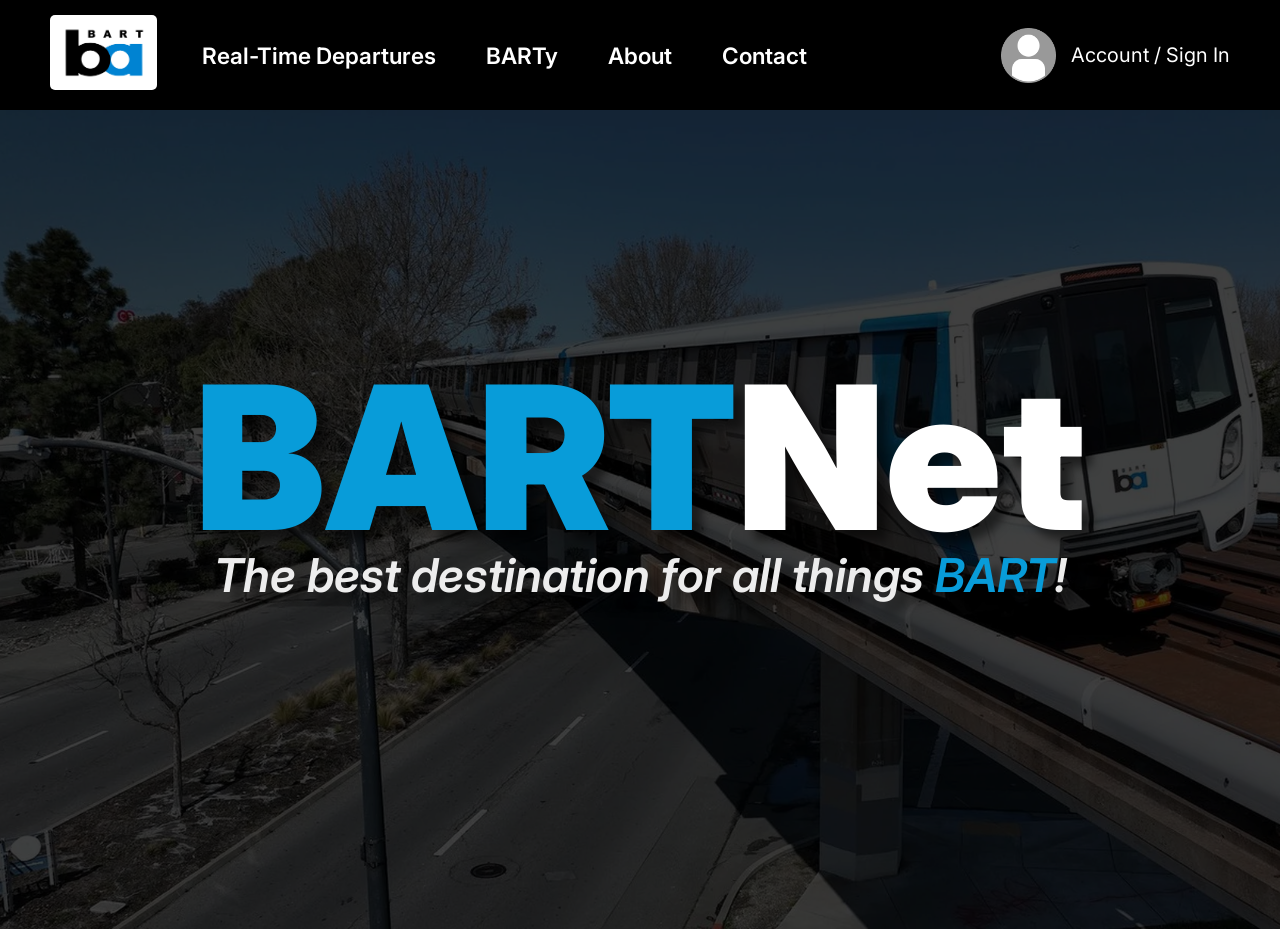
<file: public/index.html>
<!DOCTYPE html>
<html>
    <head>
        <meta charset="UTF-8">
        <title>BARTNet | Home</title>
        <link rel="stylesheet" href="./css/main.css">
        <link rel="stylesheet" href="./css/index.css">
        <link rel="icon" type="image/x-icon" href="./images/favicon.png">
    </head>
    <body>
        <nav>
            <a id="nav-home" href="./index.html"><img src="images/site-icon.png" alt="BartNET logo"></a>
            <ul>
                <li><a href="departures.html" class="nav-button">Real-Time Departures</a></li>
                <li><a href="barty.html" class="nav-button">BARTy</a></li>
                <li><a href="about.html" class="nav-button">About</a></li>
                <li><a href="contact.html" class="nav-button">Contact</a></li>
            </ul>
            <a id="nav-account" href="./account.html">
                <img id="profile-image" src="./images/default-profile.webp" alt="profile">
                <span id="profile-text">Account / Sign In</span>
            </a>
        </nav>
        <header id="hero">
            <img id="hero-image" src="./images/index/hero.webp">
            <div id="hero-text">
                <h1><span class="bart-primary-color">BART</span>Net</h1>
                <h2>The best destination for all things <span class="bart-primary-color">BART</span>!</h2>
            </div>
        </header>
    </body>
</html>
</file>
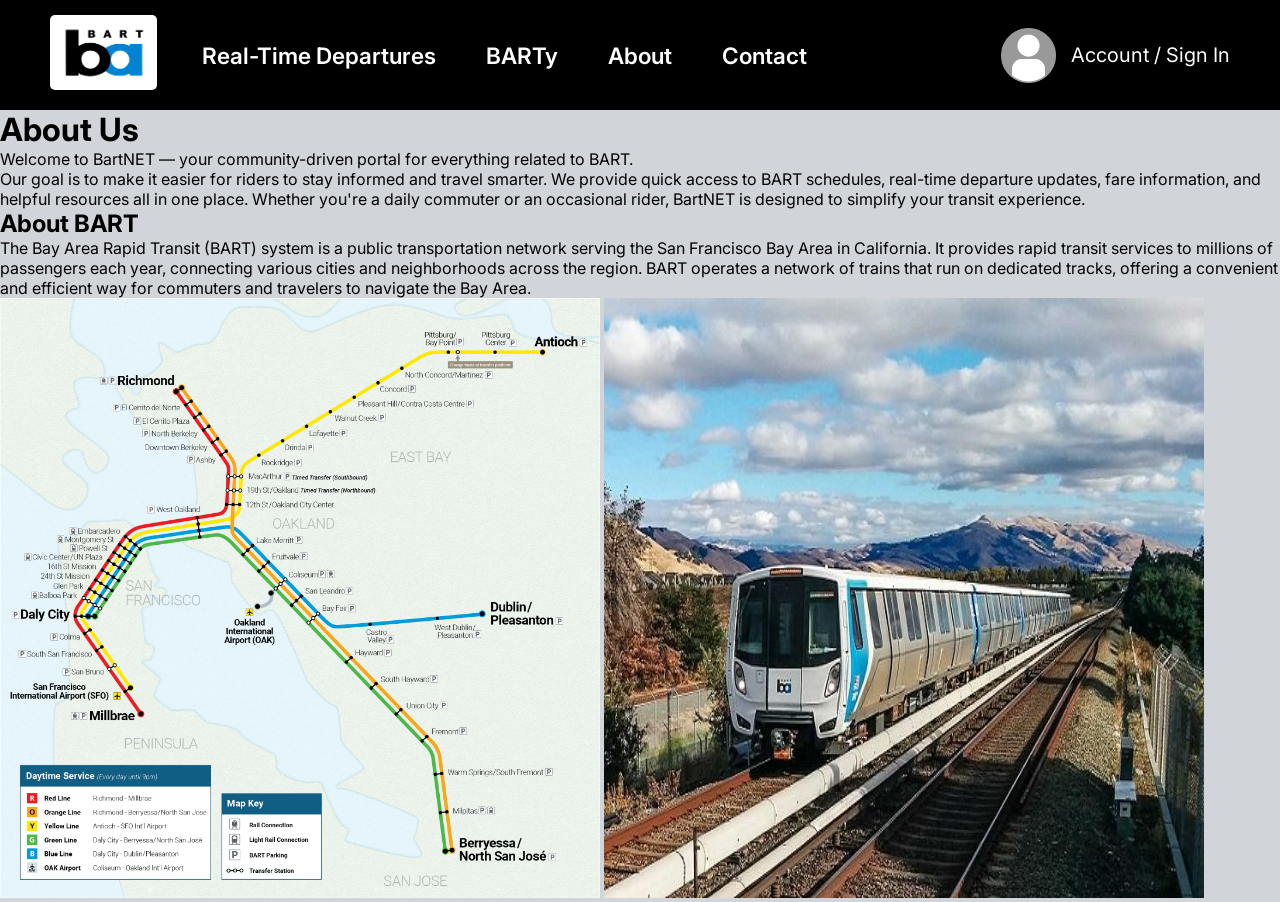
<file: public/about.html>
<!DOCTYPE html>
<html lang="en">
<head>
        <meta charset="UTF-8">
        <title>BARTNet | About</title>
        <link rel="stylesheet" href="./css/main.css">
        <link rel="stylesheet" href="./css/index.css">
        <link rel="icon" type="image/x-icon" href="./images/favicon.png">
    </head>
    <body>
        <nav>
            <a id="nav-home" href="./index.html"><img src="images/site-icon.png" alt="BartNET logo"></a>
            <ul>
                <li><a href="departures.html" class="nav-button">Real-Time Departures</a></li>
                <li><a href="barty.html" class="nav-button">BARTy</a></li>
                <li><a href="about.html" class="nav-button">About</a></li>
                <li><a href="contact.html" class="nav-button">Contact</a></li>
            </ul>
            <a id="nav-account" href="./account.html">
                <img id="profile-image" src="./images/default-profile.webp" alt="profile">
                <span id="profile-text">Account / Sign In</span>
            </a>
        </nav>
</head>
<body>
    <p><h1>About Us</h1></p>
    <p>Welcome to BartNET — your community-driven portal for everything related to BART.</p>
    <p>Our goal is to make it easier for riders to stay informed and travel smarter. We provide quick access to BART schedules, real-time departure updates, fare information, and helpful resources all in one place. Whether you're a daily commuter or an occasional rider, BartNET is designed to simplify your transit experience.</p>

    <p><h2>About BART</h2></p>
    <p>The Bay Area Rapid Transit (BART) system is a public transportation network serving the San Francisco Bay Area in California. It provides rapid transit services to millions of passengers each year, connecting various cities and neighborhoods across the region. BART operates a network of trains that run on dedicated tracks, offering a convenient and efficient way for commuters and travelers to navigate the Bay Area.</p>

    <img src="images/bart-map.png" alt="BART Map" style="width: 100%; max-width: 600px; height: 600px; ">
    <img src="images/bart-train.png" alt="BART Train" style="width: 100%; max-width: 600px; height: 600px;">
</body>
</html>
</file>
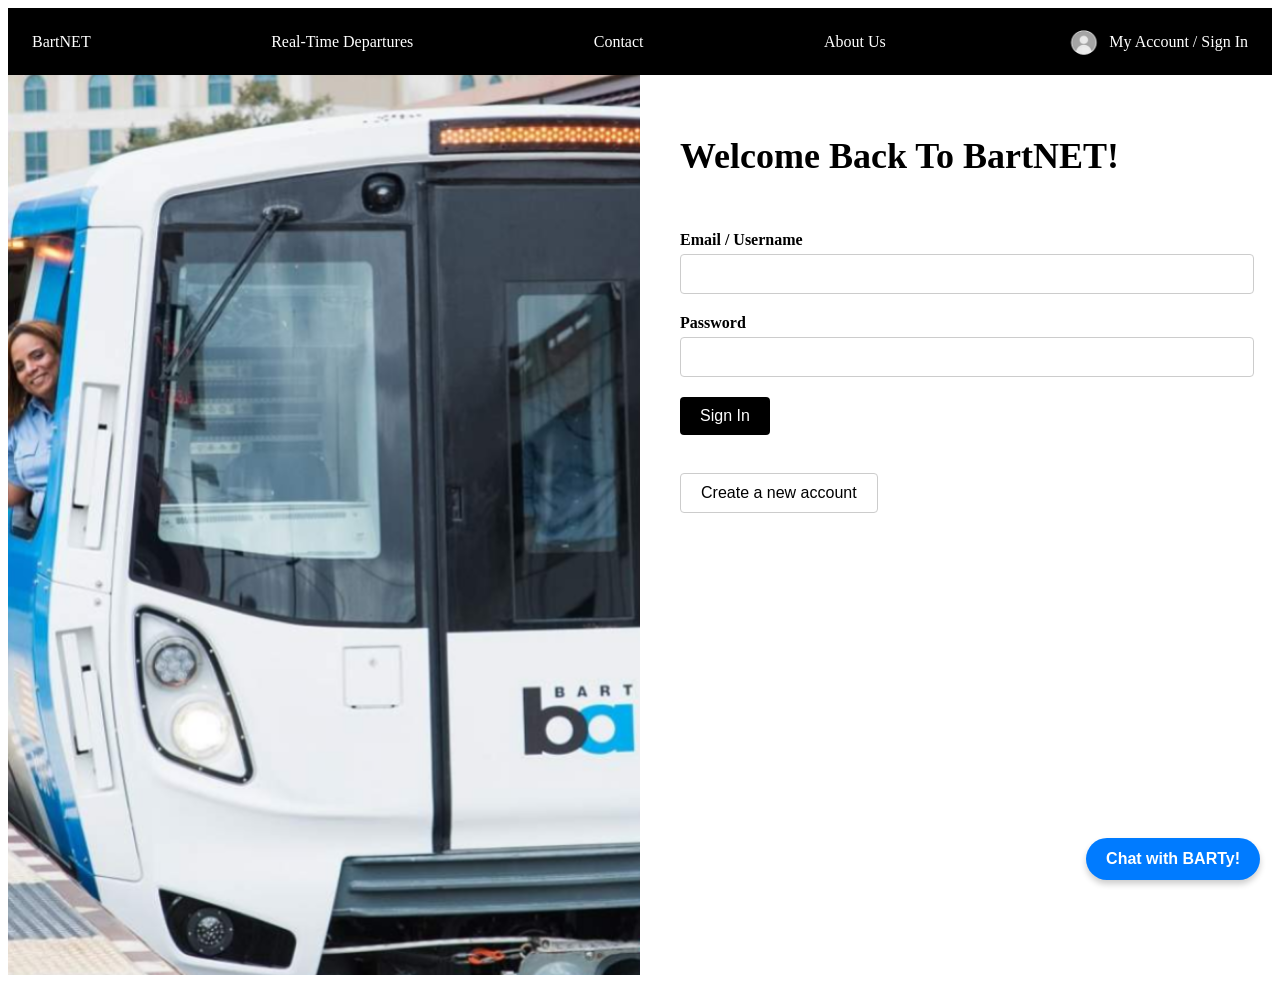
<file: public/Account.html>
<!DOCTYPE html>
<html lang="en">
<head>
    <meta charset="UTF-8">
    <meta name="viewport" content="width=device-width, initial-scale=1.0">
    <title>BartNET</title>
</head>
    <link rel="stylesheet" href="styles.css">
    <nav style="display: flex; justify-content: space-between; padding: 16px; background-color: black; color: white;">
        <a href="index.html">BartNET</a>
        <a href="departures.html">Real-Time Departures</a>
        <a href="contact.html">Contact</a>
        <a href="about.html">About Us</a>
        
        <div class="account">
            <a href="account.html">
                <img src="images/profile.png">
                <span>My Account / Sign In</span>
            </a>
        </div>

    </nav>
    </header>

    <div style="display: flex; height: 100vh;">
        <img src="images/ladywaving.png" alt="Lady Waving" style="width:50%; height:100%; object-fit:cover; display:block;">
    <div style="width:50%; display:flex; flex-direction:column; align-items:flex-start; justify-content:flex-start; padding:40px; margin-top:20px;">
        <h1 style="font-size:36px; margin-top:0;">Welcome Back To BartNET!</h1>

        <div style="margin-top:30px; width:100%;">
            <label for="username" style="font-weight:bold; display:block; margin-bottom:5px;">Email / Username</label>
            <input type="text" id="username" name="username" 
                   style="width: 100%; padding:10px; font-size:16px; border:1px solid #ccc; border-radius:4px;">
                   <label for="password" style="font-weight:bold; display:block; margin:20px 0 5px;">Password</label>
            <input type="password" id="password" name="password"
                   style="width: 100%; padding:10px; font-size:16px; border:1px solid #ccc; border-radius:4px;">
            <button style="margin-top:20px; padding:10px 20px; font-size:16px; background:#000; color:#fff; border:none; border-radius:4px; cursor:pointer;">Sign In</button>
            <br></br>
            <input type="button" value="Create a new account" id="account" name="account"
                   style="margin-top:20px; padding:10px 20px; font-size:16px; background:#fff; color:#000; border:1px solid #ccc; border-radius:4px; cursor:pointer;">
                   <a href="barty.html" 
                    style="position:fixed; bottom:20px; right:20px; background:#007bff; color:#fff; padding:12px 20px; 
                    border-radius:25px; text-decoration:none; font-weight:bold; font-family:Arial, sans-serif;
                    box-shadow: 0 4px 6px rgba(0,0,0,0.2);">Chat with BARTy!
                </a>
        </div>
    </div>
</div>
</body>
</html>
</file>
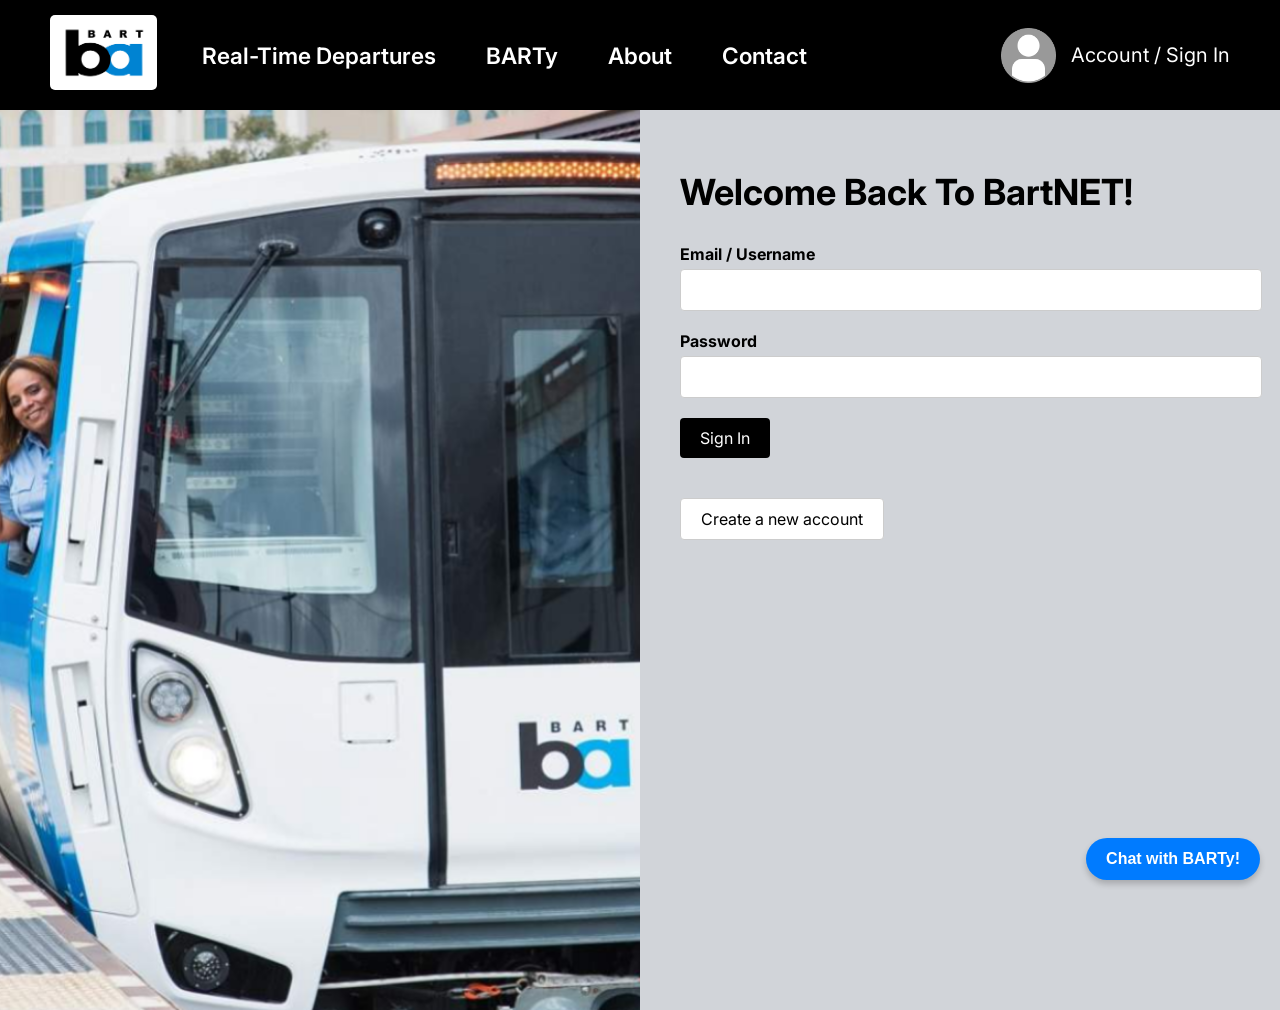
<file: public/account.html>
<!DOCTYPE html>
<html lang="en">
<head>
    <meta charset="UTF-8">
    <title>BARTNet | MyAccount</title>
    <link rel="stylesheet" href="./css/main.css">
    <link rel="stylesheet" href="./css/index.css">
    <link rel="icon" type="image/x-icon" href="./images/favicon.png">
</head>
<body>
    <nav>
        <a id="nav-home" href="./index.html"><img src="images/site-icon.png" alt="BartNET logo"></a>
        <ul>
            <li><a href="departures.html" class="nav-button">Real-Time Departures</a></li>
            <li><a href="barty.html" class="nav-button">BARTy</a></li>
            <li><a href="about.html" class="nav-button">About</a></li>
            <li><a href="contact.html" class="nav-button">Contact</a></li>
        </ul>
        <a id="nav-account" href="./account.html">
            <img id="profile-image" src="./images/default-profile.webp" alt="profile">
            <span id="profile-text">Account / Sign In</span>
        </a>
    </nav>

    <div style="display: flex; height: 100vh;">
        <img src="images/ladywaving.png" alt="Lady Waving" style="width:50%; height:100%; object-fit:cover; display:block;">

        <div style="width:50%; display:flex; flex-direction:column; align-items:flex-start; justify-content:flex-start; padding:40px; margin-top:20px;">
            <h1 style="font-size:36px; margin-top:0;">Welcome Back To BartNET!</h1>

            <div style="margin-top:30px; width:100%;">
                <label for="username" style="font-weight:bold; display:block; margin-bottom:5px;">Email / Username</label>
                <input type="text" id="username" name="username"
                    style="width: 100%; padding:10px; font-size:16px; border:1px solid #ccc; border-radius:4px;">

                <label for="password" style="font-weight:bold; display:block; margin:20px 0 5px;">Password</label>
                <input type="password" id="password" name="password"
                    style="width: 100%; padding:10px; font-size:16px; border:1px solid #ccc; border-radius:4px;">

                <button id="login-btn" style="margin-top:20px; padding:10px 20px; font-size:16px; background:#000; color:#fff; border:none; border-radius:4px; cursor:pointer;">
                    Sign In
                </button>

                <br><br>

                <a href="signup.html"
                   style="display:inline-block; margin-top:20px; padding:10px 20px; font-size:16px; background:#fff; color:#000; border:1px solid #ccc; border-radius:4px; cursor:pointer; text-decoration:none;">
                    Create a new account
                </a>

                <a href="barty.html"
                   style="position:fixed; bottom:20px; right:20px; background:#007bff; color:#fff; padding:12px 20px;
                   border-radius:25px; text-decoration:none; font-weight:bold; font-family:Arial, sans-serif;
                   box-shadow: 0 4px 6px rgba(0,0,0,0.2);">
                    Chat with BARTy!
                </a>
            </div>
        </div>
    </div>

    <script>
      const savedUser = JSON.parse(localStorage.getItem('user'));

      if (savedUser) {
        window.location.href = 'dashboard.html';
      }

      const loginBtn = document.getElementById('login-btn');

      loginBtn.addEventListener('click', async () => {
        const email = document.getElementById('username').value;
        const password = document.getElementById('password').value;

        try {
          const response = await fetch('/login', {
            method: 'POST',
            headers: {
              'Content-Type': 'application/json'
            },
            body: JSON.stringify({ email, password })
          });

          const data = await response.json();

          if (response.ok) {
            localStorage.setItem('user', JSON.stringify(data.user));
            alert(data.message);
            window.location.href = 'dashboard.html';
          } else {
            alert(data.error || 'Login failed');
          }

        } catch (err) {
          console.error(err);
          alert('Something went wrong');
        }
      });
    </script>
</body>
</html>
</file>
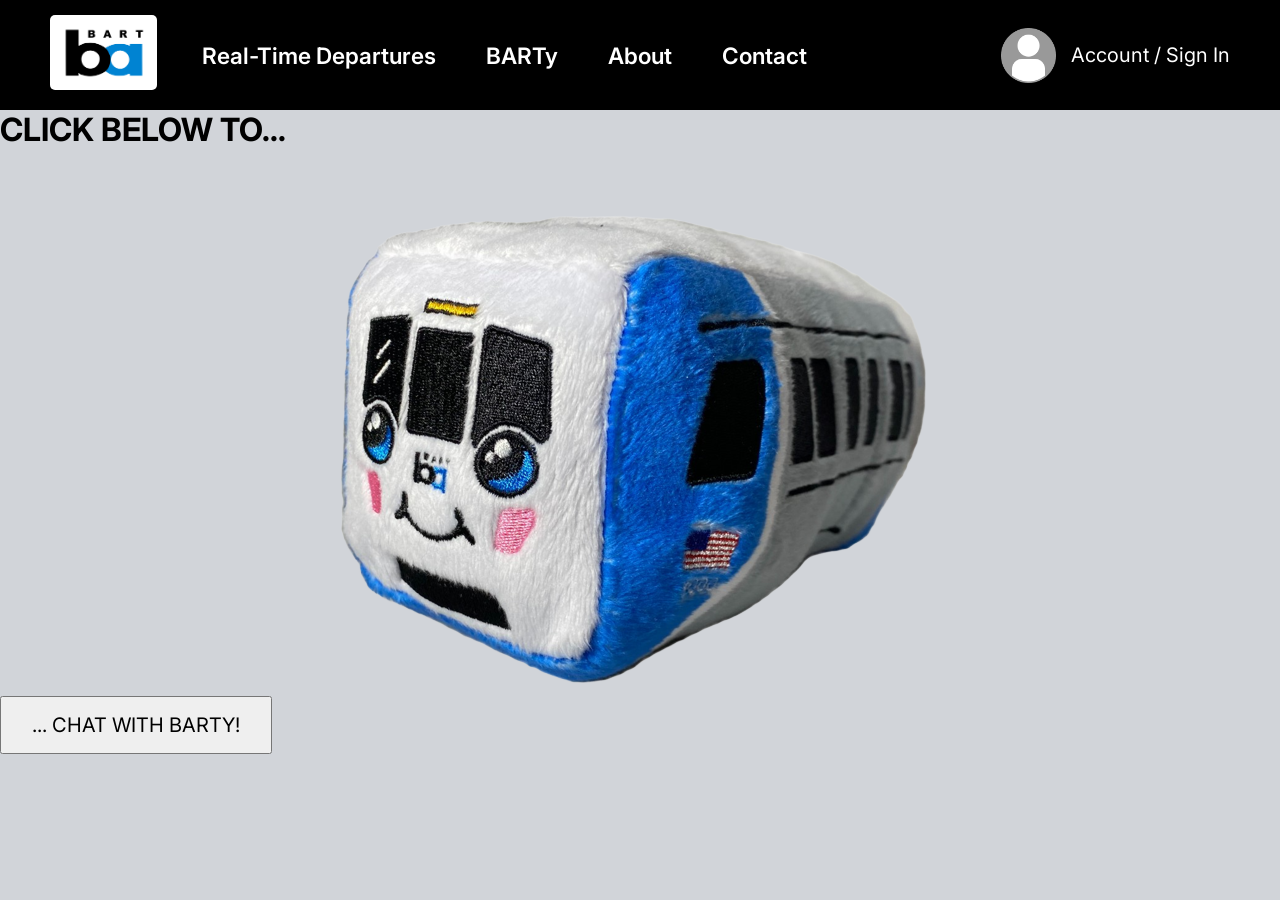
<file: public/barty.html>
<!DOCTYPE html>
<html lang="en">

<head>
    <meta charset="UTF-8">
    <title>BARTNet | BARTy</title>

    <link rel="stylesheet" href="./css/main.css">
    <link rel="stylesheet" href="./css/index.css">
    <link rel="icon" type="image/x-icon" href="./images/favicon.png">
</head>

<body>

    <nav>
        <a id="nav-home" href="./index.html">
            <img src="images/site-icon.png" alt="BartNET logo">
        </a>

        <ul>
            <li><a href="departures.html" class="nav-button">Real-Time Departures</a></li>
            <li><a href="barty.html" class="nav-button">BARTy</a></li>
            <li><a href="about.html" class="nav-button">About</a></li>
            <li><a href="contact.html" class="nav-button">Contact</a></li>
        </ul>

        <a id="nav-account" href="./account.html">
            <img id="profile-image" src="./images/default-profile.webp" alt="profile">
            <span id="profile-text">Account / Sign In</span>
        </a>
    </nav>

    <h1>CLICK BELOW TO...</h1>

    <button id="chat-button">
    ... CHAT WITH BARTY!
    </button>

    <img src="./images/cutebarty.png" alt="Barty the chatbot" id="barty-image">

    <div id="chat-window">
    <div id="chat-overlay"></div>
    <div id="chat-header">BARTy Assistant</div>
    <div id="chat-box"></div>
    <div id="chat-options"></div>
    </div>
    <script src="./scripts/barty.js"></script>

</body>
</html>
</file>
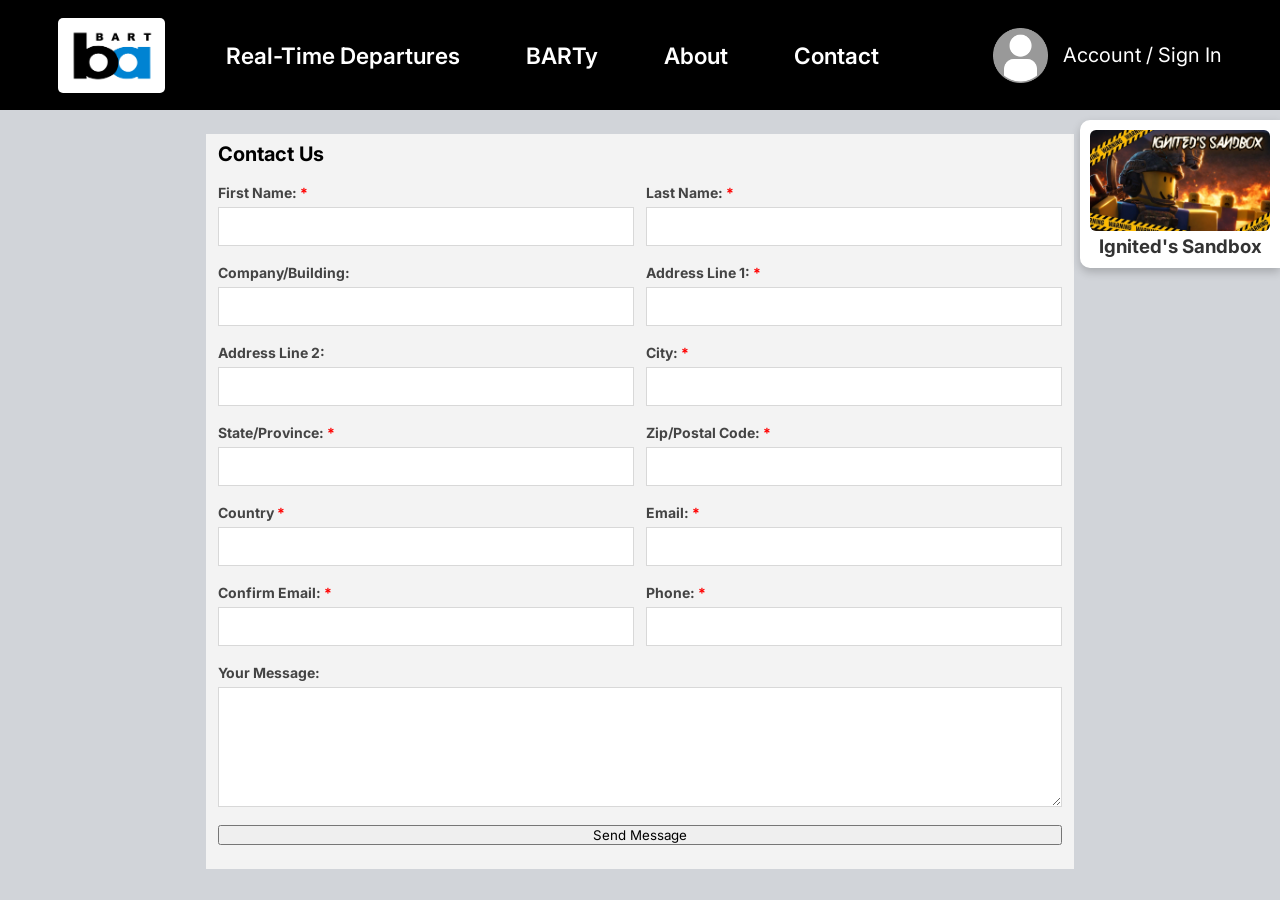
<file: public/contact.html>
<!DOCTYPE html>
<html lang="en">

<head>
    <meta charset="UTF-8" />
    <meta name="viewport" content="width=device-width, initial-scale=1.0" />
    <title>Contact Us Form</title>
    <link rel="stylesheet" href="css/contactstyles.css" />
    <style>
        * {
            box-sizing: border-box;
        }

        body {
            margin: 0;
            font-family: Arial, Helvetica, sans-serif;
            background: #f3f3f3;
            color: #333;
        }

        .form-wrapper {
            max-width: 900px;
            margin: 24px auto;
            padding: 0 16px;
        }

        .contact-form {
            background: #f3f3f3;
            padding: 8px 12px 24px;
        }

        .contact-form h2 {
            margin: 0 0 18px;
            font-size: 20px;
            font-weight: 700;
            color: #000;
        }

        .form-grid {
            display: grid;
            grid-template-columns: 1fr 1fr;
            gap: 18px 12px;
        }

        .form-group {
            display: flex;
            flex-direction: column;
        }

        .form-group.full-width {
            grid-column: 1 / -1;
        }

        label {
            font-size: 14px;
            font-weight: 700;
            margin-bottom: 6px;
            color: #444;
        }

        .required {
            color: red;
        }

        input,
        select,
        textarea {
            width: 100%;
            padding: 10px 12px;
            font-size: 14px;
            border: 1px solid #d8d8d8;
            background: #fff;
            outline: none;
        }

        input:focus,
        select:focus,
        textarea:focus {
            border-color: #999;
        }


        textarea {
            min-height: 120px;
            resize: vertical;
        }

        @media (max-width: 700px) {
            .form-grid {
                grid-template-columns: 1fr;
            }
        }

        .ad-panel {
            position: fixed;
            top: 120px;
            right: -220px;
            /* hidden */
            width: 200px;
            background: white;
            padding: 10px;
            text-align: center;
            box-shadow: 0 4px 10px rgba(0, 0, 0, 0.2);
            transition: right 0.5s ease;
            border-radius: 10px 0 0 10px;
        }

        .ad-panel.show {
            right: 0;
            /* slides in */
        }

        .ad-panel img {
            width: 100%;
            border-radius: 6px;
        }
    </style>
    <head>
        <meta charset="UTF-8">
        <title>BARTNet | ContactUS</title>
        <link rel="stylesheet" href="./css/main.css">
        <link rel="stylesheet" href="./css/index.css">
        <link rel="icon" type="image/x-icon" href="./images/favicon.png">
    </head>
    <body>
        <nav>
            <a id="nav-home" href="./index.html"><img src="images/site-icon.png" alt="BartNET logo"></a>
            <ul>
                <li><a href="departures.html" class="nav-button">Real-Time Departures</a></li>
                <li><a href="barty.html" class="nav-button">BARTy</a></li>
                <li><a href="about.html" class="nav-button">About</a></li>
                <li><a href="contact.html" class="nav-button">Contact</a></li>
            </ul>
            <a id="nav-account" href="./account.html">
                <img id="profile-image" src="./images/default-profile.webp" alt="profile">
                <span id="profile-text">Account / Sign In</span>
            </a>
        </nav>
</head>

<body>
    <div class="form-wrapper">
        <form class="contact-form" id="contact-form">
            <h2>Contact Us</h2>

            <div class="form-grid">
                <div class="form-group">
                    <label for="firstName">First Name: <span class="required">*</span></label>
                    <input type="text" id="firstName" name="firstName" required />
                </div>

                <div class="form-group">
                    <label for="lastName">Last Name: <span class="required">*</span></label>
                    <input type="text" id="lastName" name="lastName" required />
                </div>

                <div class="form-group">
                    <label for="company">Company/Building:</label>
                    <input type="text" id="company" name="company" />
                </div>

                <div class="form-group">
                    <label for="address1">Address Line 1: <span class="required">*</span></label>
                    <input type="text" id="address1" name="address1" required />
                </div>

                <div class="form-group">
                    <label for="address2">Address Line 2:</label>
                    <input type="text" id="address2" name="address2" />
                </div>

                <div class="form-group">
                    <label for="city">City: <span class="required">*</span></label>
                    <input type="text" id="city" name="city" required />
                </div>

                <div class="form-group">
                    <label for="state">State/Province: <span class="required">*</span></label>
                    <input type="text" id="state" name="state" required />
                </div>

                <div class="form-group">
                    <label for="zip">Zip/Postal Code: <span class="required">*</span></label>
                    <input type="text" id="zip" name="zip" required />
                </div>

                <div class="form-group">
                    <label for="country">Country <span class="required">*</span></label>
                    <input type="text" id="country" name="country" required />
                </div>

                <div class="form-group">
                    <label for="email">Email: <span class="required">*</span></label>
                    <input type="email" id="email" name="email" required />
                </div>

                <div class="form-group">
                    <label for="confirmEmail">Confirm Email: <span class="required">*</span></label>
                    <input type="email" id="confirmEmail" name="confirmEmail" required />
                </div>

                <div class="form-group">
                    <label for="phone">Phone: <span class="required">*</span></label>
                    <input type="tel" id="phone" name="phone" required />
                </div>

                <div class="form-group full-width">
                    <label for="message">Your Message:</label>
                    <textarea id="message" name="message"></textarea>
                </div>
                <div class="form-group full-width">
                    <button type="submit" class="submit-btn">Send Message</button>
                </div>
            </div>
        </form>
    </div>
    <div class="ad-panel" id="adPanel">
        <img id="adImage" src="" alt="Ad">
        <h3 id="adTitle"></h3>
    </div>
    <script>
        const ads = [
            {
                image: "images/ignited.png",
                title: "Ignited's Sandbox"
            },
            {
                image: "images/spiderman.png",
                title: "Spider-Man: Brand New Day"
            }
        ];

        let currentAd = 0;

        const panel = document.getElementById("adPanel");
        const adImage = document.getElementById("adImage");
        const adTitle = document.getElementById("adTitle");

        function showAd(index) {
            adImage.src = ads[index].image;
            adTitle.textContent = ads[index].title;
        }

        function cycleAds() {
            showAd(currentAd);

            panel.classList.add("show");

            setTimeout(() => {
                panel.classList.remove("show");
            }, 4000);

            currentAd = (currentAd + 1) % ads.length;
        }

        cycleAds();
        setInterval(cycleAds, 6000);
    </script>
    <script>
        const contactForm = document.getElementById('contact-form');

        contactForm.addEventListener('submit', async (e) => {
            e.preventDefault();

            const firstName = document.getElementById('firstName').value;
            const lastName = document.getElementById('lastName').value;
            const company = document.getElementById('company').value;
            const address1 = document.getElementById('address1').value;
            const address2 = document.getElementById('address2').value;
            const city = document.getElementById('city').value;
            const state = document.getElementById('state').value;
            const zip = document.getElementById('zip').value;
            const country = document.getElementById('country').value;
            const email = document.getElementById('email').value;
            const confirmEmail = document.getElementById('confirmEmail').value;
            const phone = document.getElementById('phone').value;
            const message = document.getElementById('message').value;

            if (email !== confirmEmail) {
                alert('Emails do not match');
                return;
            }

            try {
                const response = await fetch('/contact', {
                    method: 'POST',
                    headers: {
                        'Content-Type': 'application/json'
                    },
                    body: JSON.stringify({
                        firstName,
                        lastName,
                        company,
                        address1,
                        address2,
                        city,
                        state,
                        zip,
                        country,
                        email,
                        phone,
                        message
                    })
                });

                const data = await response.json();

                if (response.ok) {
                    alert(data.message);
                    contactForm.reset();
                } else {
                    alert(data.error || 'Failed to submit contact form');
                }
            } catch (err) {
                console.error(err);
                alert('Something went wrong');
            }
        });
    </script>
</body>

</html>
</file>
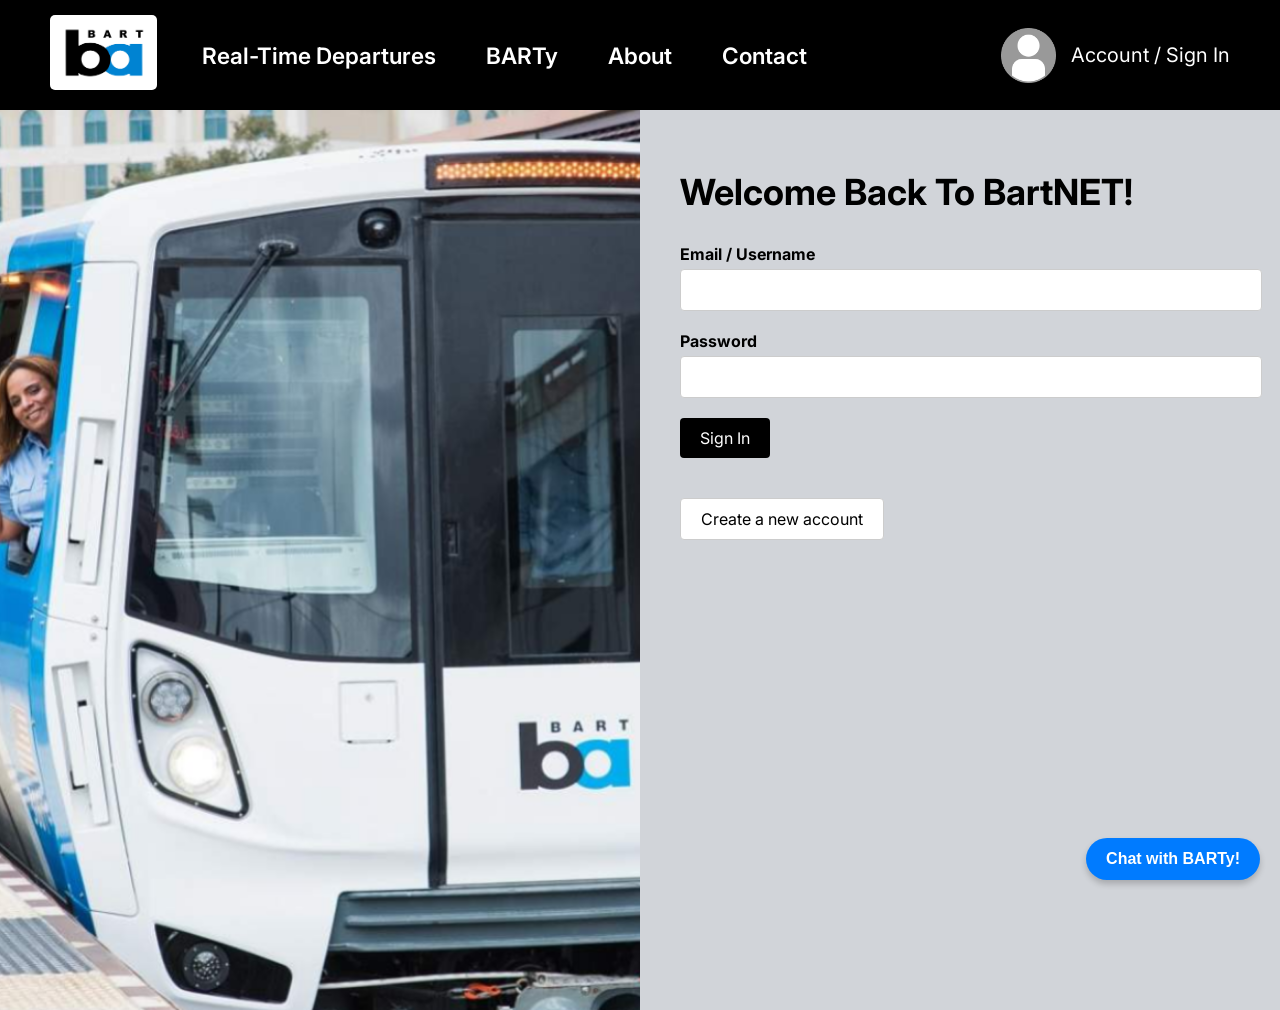
<file: public/dashboard.html>
<!DOCTYPE html>
<html lang="en">

<head>
    <meta charset="UTF-8">
    <title>BARTNet | Dashboard</title>
    <link rel="stylesheet" href="./css/main.css">
    <link rel="stylesheet" href="./css/index.css">
    <link rel="icon" type="image/x-icon" href="./images/favicon.png">

    <nav>
        <a id="nav-home" href="./index.html"><img src="images/site-icon.png" alt="BartNET logo"></a>
        <ul>
            <li><a href="departures.html" class="nav-button">Real-Time Departures</a></li>
            <li><a href="barty.html" class="nav-button">BARTy</a></li>
            <li><a href="about.html" class="nav-button">About</a></li>
            <li><a href="contact.html" class="nav-button">Contact</a></li>
        </ul>
        <a id="nav-account" href="./dashboard.html">
            <img id="profile-image" src="./images/default-profile.webp" alt="profile">
            <span id="profile-text">Dashboard</span>
        </a>
    </nav>
    <link rel="stylesheet" href="./css/dashboard.css">

</head>

<body>

    <main class="dashboard-container">
        <div class="dashboard-card">
            <h1 id="welcome-message">Welcome!</h1>
            <p><strong>Username:</strong> <span id="user-name"></span></p>
            <p><strong>Email:</strong> <span id="user-email"></span></p>

            <div class="dashboard-section">
                <h2>Edit Account</h2>
            
                <div class="edit-row">
                    <input type="email" id="new-email" placeholder="New email">
                    <button id="update-email-btn" class="small-btn">Update Email</button>
                </div>
            
                <div class="edit-row">
                    <input type="password" id="new-password" placeholder="New password">
                    <button id="update-password-btn" class="small-btn">Update Password</button>
                </div>
            </div>


            <div class="dashboard-section">
                
                <h2>Favorite Routes</h2>

                <div class="route-row">
                    <select id="start-station"></select>
                    <span>→</span>
                    <select id="end-station"></select>

                    <button id="add-route-btn" class="small-btn">Add Route</button>
                </div>

                <ul id="routes-list"></ul>
            </div>

            <div class="dashboard-section">
                <h2>Favorite Stations</h2>

                <div class="station-row">
                    <select id="station-name"></select>
                    <button id="add-station-btn" class="small-btn">Add Station</button>
                </div>

                <ul id="stations-list"></ul>
            </div>

            <button id="logout-btn" class="logout-btn">Log Out</button>
        </div>
    </main>

    <script>
        const savedUser = JSON.parse(localStorage.getItem('user'));

        if (!savedUser) {
            alert('Please sign in first');
            window.location.href = 'account.html';
        } else {
            document.getElementById('welcome-message').textContent = `Welcome, ${savedUser.username}!`;
            document.getElementById('user-name').textContent = savedUser.username;
            document.getElementById('user-email').textContent = savedUser.email;
            document.getElementById('profile-text').textContent = savedUser.username;

            loadStationDropdowns();
            loadFavoriteRoutes();
            loadFavoriteStations();
        }

        async function loadStationDropdowns() {
                const response = await fetch('./data/stations.json');
                const stations = await response.json();

                const startSelect = document.getElementById('start-station');
                const endSelect = document.getElementById('end-station');
                const stationSelect = document.getElementById('station-name');

                startSelect.innerHTML = '<option value="">Start station</option>';
                endSelect.innerHTML = '<option value="">End station</option>';
                stationSelect.innerHTML = '<option value="">Favorite station</option>';

                stations.forEach(station => {
                    const optionText = station.name;

                    startSelect.innerHTML += `<option value="${optionText}">${optionText}</option>`;
                    endSelect.innerHTML += `<option value="${optionText}">${optionText}</option>`;
                    stationSelect.innerHTML += `<option value="${optionText}">${optionText}</option>`;
                });
            }

        document.getElementById('update-email-btn').addEventListener('click', async () => {
            const newEmail = document.getElementById('new-email').value;

            const response = await fetch(`/users/${savedUser.user_id}/email`, {
                method: 'PUT',
                headers: { 'Content-Type': 'application/json' },
                body: JSON.stringify({ email: newEmail })
            });

            const data = await response.json();

            if (response.ok) {
                localStorage.setItem('user', JSON.stringify(data.user));
                alert(data.message);
                location.reload();
            } else {
                alert(data.error || 'Failed to update email');
            }
        });

        document.getElementById('update-password-btn').addEventListener('click', async () => {
            const newPassword = document.getElementById('new-password').value;

            const response = await fetch(`/users/${savedUser.user_id}/password`, {
                method: 'PUT',
                headers: { 'Content-Type': 'application/json' },
                body: JSON.stringify({ password: newPassword })
            });

            const data = await response.json();
            alert(data.message || 'Password updated');
        });

        document.getElementById('add-route-btn').addEventListener('click', async () => {
            const start_station = document.getElementById('start-station').value;
            const end_station = document.getElementById('end-station').value;

            const response = await fetch('/favorite-routes', {
                method: 'POST',
                headers: { 'Content-Type': 'application/json' },
                body: JSON.stringify({
                    user_id: savedUser.user_id,
                    start_station,
                    end_station
                })
            });

            const data = await response.json();

            if (response.ok) {
                alert(data.message);
                document.getElementById('start-station').value = '';
                document.getElementById('end-station').value = '';
                loadFavoriteRoutes();
            } else {
                alert(data.error || 'Failed to add route');
            }
        });

        async function loadFavoriteRoutes() {
            const response = await fetch(`/favorite-routes/${savedUser.user_id}`);
            const data = await response.json();

            const routesList = document.getElementById('routes-list');
            routesList.innerHTML = '';

            data.routes.forEach(route => {
                const li = document.createElement('li');
                li.textContent = `${route.start_station} → ${route.end_station}`;
                routesList.appendChild(li);
            });
        }

        document.getElementById('add-station-btn').addEventListener('click', async () => {
            const station_name = document.getElementById('station-name').value;

            const response = await fetch('/favorite-stations', {
                method: 'POST',
                headers: { 'Content-Type': 'application/json' },
                body: JSON.stringify({
                    user_id: savedUser.user_id,
                    station_name
                })
            });

            const data = await response.json();

            if (response.ok) {
                alert(data.message);
                document.getElementById('station-name').value = '';
                loadFavoriteStations();
            } else {
                alert(data.error || 'Failed to add station');
            }
        });

        async function loadFavoriteStations() {
            const response = await fetch(`/favorite-stations/${savedUser.user_id}`);
            const data = await response.json();

            const stationsList = document.getElementById('stations-list');
            stationsList.innerHTML = '';

            data.stations.forEach(station => {
                const li = document.createElement('li');
                li.textContent = station.station_name;
                stationsList.appendChild(li);
            });
        }

        document.getElementById('logout-btn').addEventListener('click', () => {
            localStorage.removeItem('user');
            alert('Logged out successfully');
            window.location.href = 'account.html';
        });
    </script>

</body>

</html>
</file>
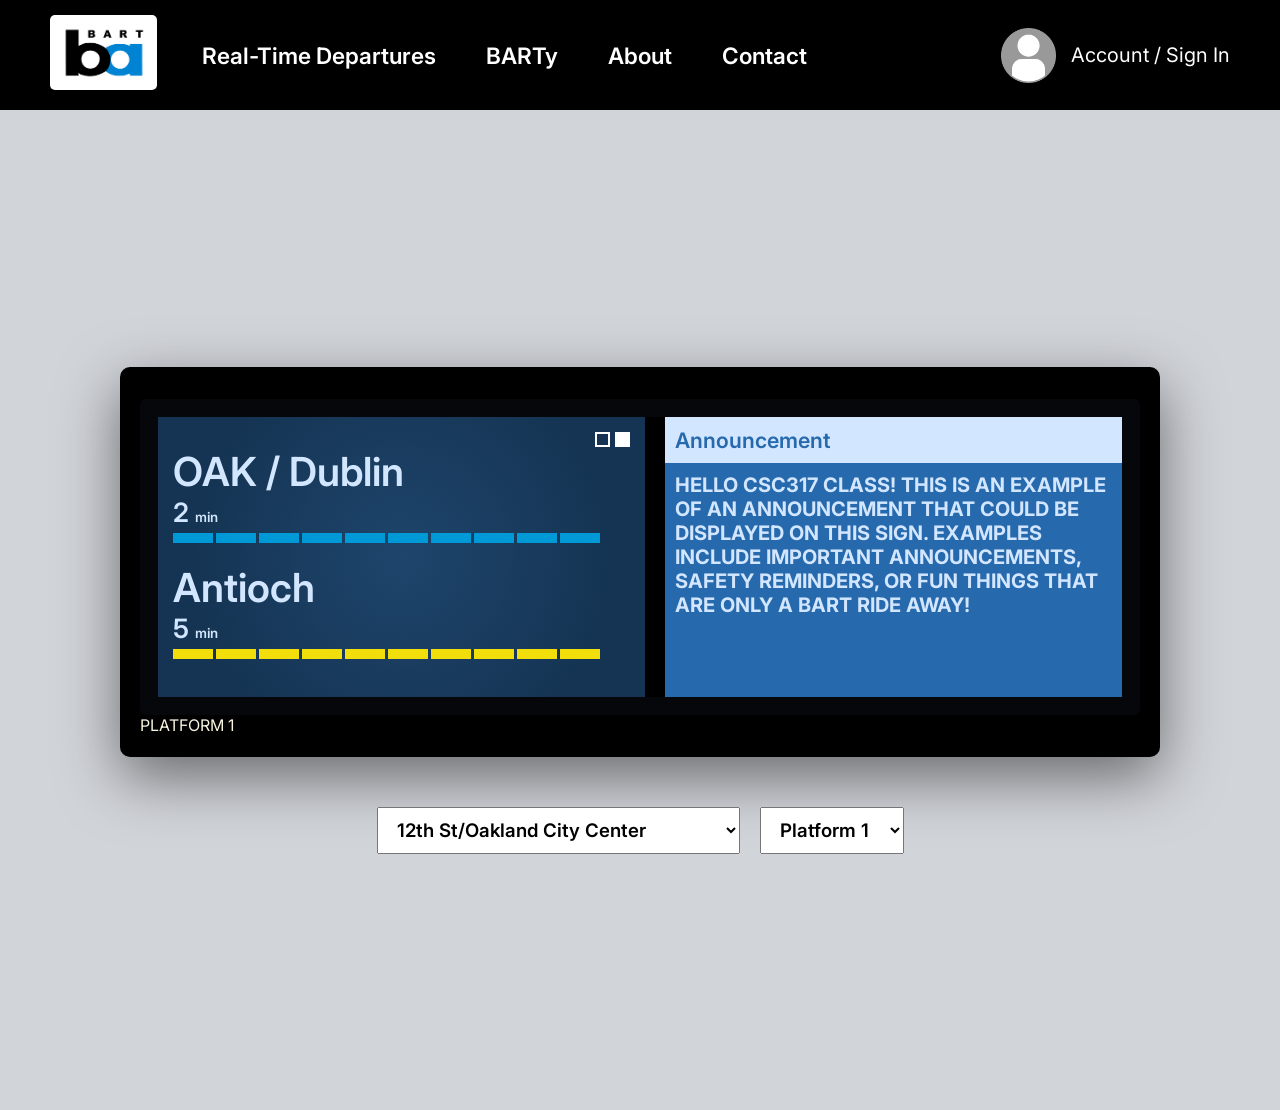
<file: public/departures.html>
<!DOCTYPE html>
<html>
    <head>
        <meta charset="UTF-8">
        <title>BARTNet | Real-Time Departures</title>
        <link rel="stylesheet" href="./css/main.css">
        <link rel="stylesheet" href="./css/departures.css">
        <link rel="icon" type="image/x-icon" href="./images/favicon.png">
    </head>
    <body>
        <nav>
            <a id="nav-home" href="./index.html"><img src="images/site-icon.png" alt="BartNET logo"></a>
            <ul>
                <li><a href="departures.html" class="nav-button">Real-Time Departures</a></li>
                <li><a href="barty.html" class="nav-button">BARTy</a></li>
                <li><a href="about.html" class="nav-button">About</a></li>
                <li><a href="contact.html" class="nav-button">Contact</a></li>
            </ul>
            <a id="nav-account" href="./account.html">
                <img id="profile-image" src="./images/default-profile.webp" alt="profile">
                <span id="profile-text">Account / Sign In</span>
            </a>
        </nav>
        <main>
            <div id="platform-display">
                <div id="platform-display-top"></div>
                <div id="platform-display-screen">
                    <div id="platform-display-departures">
                        <div id="departure-pages">
                            <div class="departure-page-box"></div>
                            <div class="departure-page-box active"></div>
                        </div>
                        <div id="departure-rows">
                            <div class="departure-row">
                                <div class="departure-text">
                                    <span class="departure-destination">OAK / Dublin</span>
                                    <span class="departure-minutes">2 <span class="departure-minutes-label">min</span></span>
                                </div>
                                <div class="departure-cars">
                                    <div class="car-box blue-line"></div><div class="car-box blue-line"></div><div class="car-box blue-line"></div><div class="car-box blue-line"></div><div class="car-box blue-line"></div><div class="car-box blue-line"></div><div class="car-box blue-line"></div><div class="car-box blue-line"></div><div class="car-box blue-line"></div><div class="car-box blue-line"></div>
                                </div>
                            </div>
                            <div class="departure-row">
                                <div class="departure-text">
                                    <span class="departure-destination">Antioch</span>
                                    <span class="departure-minutes">5 <span class="departure-minutes-label">min</span></span>
                                </div>
                                <div class="departure-cars">
                                    <div class="car-box yellow-line"></div><div class="car-box yellow-line"></div><div class="car-box yellow-line"></div><div class="car-box yellow-line"></div><div class="car-box yellow-line"></div><div class="car-box yellow-line"></div><div class="car-box yellow-line"></div><div class="car-box yellow-line"></div><div class="car-box yellow-line"></div><div class="car-box yellow-line"></div>
                                </div>
                            </div>
                        </div>
                    </div>
                    <div id="platform-display-divider"></div>
                    <div id="platform-display-announcements">
                        <div id="platform-display-announcements-header">
                            <span id="announcement-header">Announcement</span>
                        </div>
                        <div id="platform-display-announcements-body">
                            HELLO CSC317 CLASS! THIS IS AN EXAMPLE OF AN ANNOUNCEMENT THAT COULD BE DISPLAYED ON THIS SIGN. EXAMPLES INCLUDE IMPORTANT ANNOUNCEMENTS, SAFETY REMINDERS, OR FUN THINGS THAT ARE ONLY A BART RIDE AWAY!
                        </div>
                    </div>
                </div>
                <div id="platform-display-label">PLATFORM 2</div>
            </div>
            <div id="departure-controls">
                <select id="departure-station-selection"></select>
                <select id="departure-platform-selection"></select>
            </div>
        </main>
        
        <script type="module" src="./scripts/departures.js"></script>
    </body>
</html>
</file>
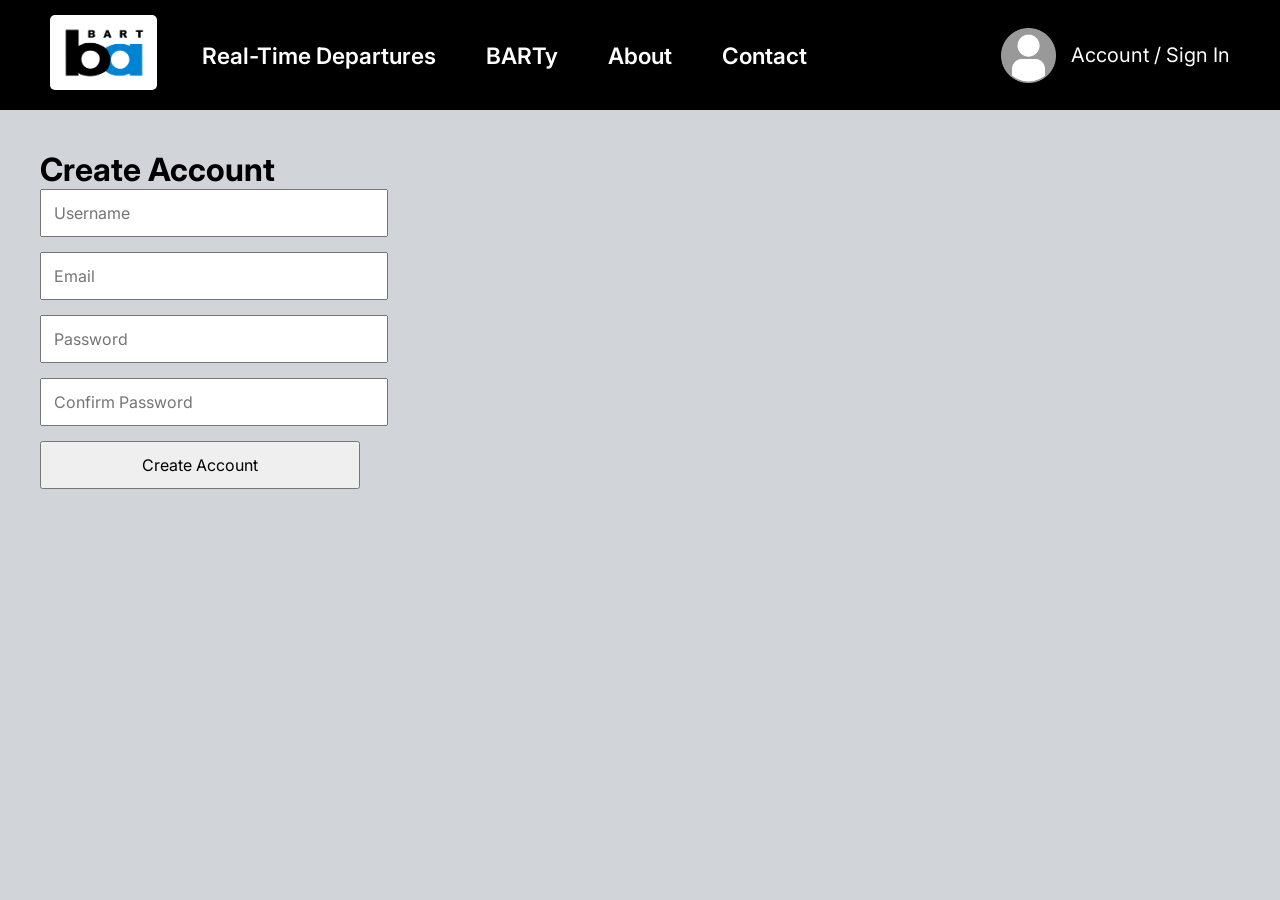
<file: public/signup.html>
<!DOCTYPE html>
<html lang="en">
<head>
    <meta charset="UTF-8">
    <title>BARTNet | Create Account</title>
    <link rel="stylesheet" href="./css/main.css">
    <link rel="stylesheet" href="./css/index.css">
    <link rel="icon" type="image/x-icon" href="./images/favicon.png">

    <style>
      .signup-container {
        margin: 40px;
      }

      .signup-container input {
        display: block;
        width: 320px;
        padding: 12px;
        margin-bottom: 15px;
        font-size: 16px;
      }

      .signup-container button {
        width: 320px;
        padding: 12px;
        font-size: 16px;
        cursor: pointer;
      }
    </style>
</head>

<body>

    <nav>
        <a id="nav-home" href="./index.html">
            <img src="images/site-icon.png" alt="BartNET logo">
        </a>
        <ul>
            <li><a href="departures.html" class="nav-button">Real-Time Departures</a></li>
            <li><a href="barty.html" class="nav-button">BARTy</a></li>
            <li><a href="about.html" class="nav-button">About</a></li>
            <li><a href="contact.html" class="nav-button">Contact</a></li>
        </ul>
        <a id="nav-account" href="./account.html">
            <img id="profile-image" src="./images/default-profile.webp" alt="profile">
            <span id="profile-text">Account / Sign In</span>
        </a>
    </nav>

    <div class="signup-container">
        <h1>Create Account</h1>

        <input type="text" id="username" placeholder="Username">
        <input type="email" id="email" placeholder="Email">
        <input type="password" id="password" placeholder="Password">
        <input type="password" id="confirm-password" placeholder="Confirm Password">

        <button id="signup-btn">Create Account</button>
    </div>

    <script>
  const signupBtn = document.getElementById('signup-btn');

  signupBtn.addEventListener('click', async () => {
    const username = document.getElementById('username').value;
    const email = document.getElementById('email').value;
    const password = document.getElementById('password').value;
    const confirmPassword = document.getElementById('confirm-password').value;

    if (password !== confirmPassword) {
      alert('Passwords do not match');
      return;
    }

    try {
      const response = await fetch('/signup', {
        method: 'POST',
        headers: {
          'Content-Type': 'application/json'
        },
        body: JSON.stringify({ username, email, password })
      });

      const data = await response.json();

      if (response.ok) {
        alert('Account created successfully');
        window.location.href = 'account.html';
      } else {
        alert(data.error || 'Signup error');
      }
    } catch (err) {
      console.error(err);
      alert('Something went wrong');
    }
  });
</script>

</body>
</html>
</file>
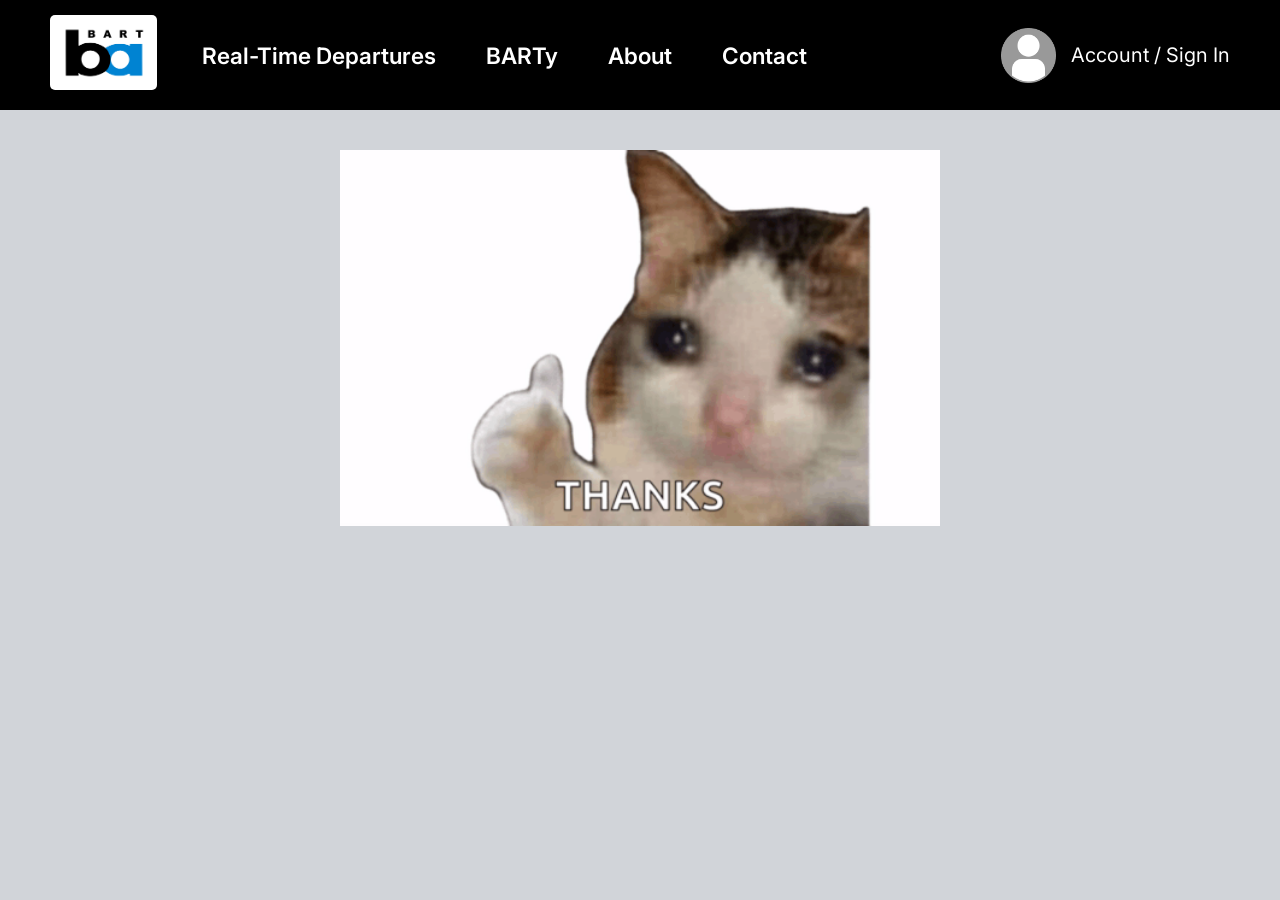
<file: public/thanks.html>
<!DOCTYPE html>
<html lang="en">

<head>
    <meta charset="UTF-8">
    <title>BARTNet | About</title>
    <link rel="stylesheet" href="./css/main.css">
    <link rel="stylesheet" href="./css/index.css">
    <link rel="icon" type="image/x-icon" href="./images/favicon.png">
</head>

<body>
    <nav>
        <a id="nav-home" href="./index.html"><img src="images/site-icon.png" alt="BartNET logo"></a>
        <ul>
            <li><a href="departures.html" class="nav-button">Real-Time Departures</a></li>
            <li><a href="barty.html" class="nav-button">BARTy</a></li>
            <li><a href="about.html" class="nav-button">About</a></li>
            <li><a href="contact.html" class="nav-button">Contact</a></li>
        </ul>
        <a id="nav-account" href="./account.html">
            <img id="profile-image" src="./images/default-profile.webp" alt="profile">
            <span id="profile-text">Account / Sign In</span>
        </a>
    </nav>
    </head>

    <body>
        <img style="width:100%; max-width:600px; height:auto; display:block; margin:40px auto;" src="images/thankyou.png" alt="Thank You">
        
    </body>

</html>
</file>
<file: public/css/main.css>
@import url('https://fonts.googleapis.com/css2?family=Inter:ital,opsz,wght@0,14..32,100..900;1,14..32,100..900&display=swap');

/* GLOBAL */
* {
    margin: 0;
    padding: 0;
    font-family: "Inter", sans-serif;
}

body {
    background-color: rgb(209, 212, 217);
}

/* NAV */
nav {
    height: 110px;

    display: flex;
    gap: 0;
    align-items: stretch;

    padding: 0 30px;
    color: rgb(255, 255, 255);
    background-color: rgb(0, 0, 0);
}

nav img {
    height: 75px;
    cursor: pointer;
    border-radius: 5px;
}

nav ul {
    height: 100%;
    display: flex;
    list-style: none;
}

nav ul li {
    height: 100%;
}

nav ul a {
    height: 100%;
    display: flex;
    align-items: center;
    font-size: 17pt;
    font-weight: 600;
    text-decoration: none;
    color: rgb(255, 255, 255);
    padding: 0 25px;
}

nav a {
    transition: background-color 0.2s ease;
}

nav a:hover {
    background-color: rgba(100, 100, 100, 0.5);
}

#nav-home {
    padding: 15px 20px;
}

#nav-account {
    font-size: 15pt;
    color: rgb(255, 255, 255);
    text-decoration: none;
    margin-left: auto;

    padding: 0 20px;

    display: flex;
    align-items: center;
    gap: 15px;
}

#profile-image {
    height: 55px;
}

/* STYLING */
.bart-primary-color {
    color: #089cd9;
}
</file>
<file: public/css/index.css>
#hero {
    width: 100%;
    height: 91vh;
    display: flex;
    align-items: center;
    justify-content: center;
}

#hero-image {
    width: 100%;
    height: 100%;
    object-fit: cover;
    filter: brightness(25%);
}

#hero-text {
    position: absolute;
    text-align: center;
    transform: translate(0, -15%);
    color: rgb(255, 255, 255);
    text-shadow: 10px 10px 10px rgba(0, 0, 0, 0.5);
}

#hero-text h1 {
    font-size: 150pt;
    font-weight: 900;
    line-height: 0.9;
}

#hero-text h2 {
    color: rgb(237, 237, 237);
    font-size: 35pt;
    font-weight: 600;
    font-style: italic;
}

#chat-button {
    font-size: 20px;
    padding: 15px 30px;
}

#chat-window {

    width: 420px;
    height: 550px;
    position: fixed;
    top: 50%;
    left: 50%;
    transform: translate(-50%, -50%);
    display: none;
    flex-direction: column;
    background: #fff;
    border: 2px solid #6ec1ff;
    border-radius: 16px;
    box-shadow: 0 8px 25px rgba(0,0,0,0.15);
    overflow: hidden;
    box-sizing: border-box;
}

.message {
    padding: 8px 12px;
    margin: 6px;
    border-radius: 12px;
    max-width: 75%;
    word-wrap: break-word;
    opacity: 0;
    transform: translateY(6px);
    animation: messageFadeIn 0.25s ease forwards;
}

@keyframes messageFadeIn {
    to {
        opacity: 1;
        transform: translateY(0);
    }
}

.bot {
    background: #e6f4ff;
    align-self: flex-start;
    text-align: left;
}

.user {
    background: #d1ffd6;
    align-self: flex-end;
    text-align: right;
}

#chat-box {
    flex: 1;
    min-height: 0;

    overflow-y: auto;
    overscroll-behavior:contain;

    padding: 10px;

    display: flex;
    flex-direction: column;
}



#chat-options {
    flex-shrink: 0;
    display: flex;
    flex-direction: column;
    gap: 6px;
    padding: 10px;
    border-top: 1px solid #eee;
    background: white;
}

#chat-options button {
    background: #6ec1ff;
    color: white;
    border: none;
    padding: 8px 10px;
    border-radius: 10px;
    cursor: pointer;
    text-align: left;
}

#chat-options button:hover {
    background: #4aa9f0;
}

#chat-header {
    background: #6ec1ff;
    color: white;
    padding: 10px;
    font-weight: bold;
    flex-shrink: 0;
}

.typing {
    display: flex;
    gap: 4px;
    align-items: center;
}

.typing span {
    width: 6px;
    height: 6px;
    background: #6ec1ff;
    border-radius: 50%;
    display: inline-block;
    animation: bounce 1.2s infinite ease-in-out;
}

.typing span:nth-child(2) {
    animation-delay: 0.2s;
}

.typing span:nth-child(3) {
    animation-delay: 0.4s;
}

@keyframes bounce {
    0%, 80%, 100% {
        transform: translateY(0);
        opacity: 0.4;
    }
    40% {
        transform: translateY(-6px);
        opacity: 1;
    }
}
</file>
<file: public/styles.css>
nav a {
    color: white;
    display: flex;
    align-items: center;
    text-decoration: none;
    margin: 0 8px;
}

nav a:hover {
    text-decoration: underline;
}

.account a {
    display: flex;
    align-items: center;
    gap: 8px;
    color: white;
    text-decoration: none;
}

.account img {
    width: 35px;
    height: 35px;
    border-radius: 50%;
}

.account a:hover {
    text-decoration: underline;
}
</file>
<file: public/css/contactstyles.css>
nav a {
    color: white;
    display: flex;
    align-items: center;
    text-decoration: none;
    margin: 0 8px;
}

nav a:hover {
    text-decoration: underline;
}

.account a {
    display: flex;
    align-items: center;
    gap: 8px;
    color: white;
    text-decoration: none;
}

.account img {
    width: 35px;
    height: 35px;
    border-radius: 50%;
}

.account a:hover {
    text-decoration: underline;
}
</file>
<file: public/css/dashboard.css>
.dashboard-container {
    padding: 40px;
    display: flex;
    justify-content: center;
}

.dashboard-card {
    width: 90%;
    max-width: 1200px;
    min-height: 700px;

    padding: 40px;

    border: 1px solid #ccc;
    border-radius: 10px;

    background: #f9f9f9;
}

.dashboard-card h1 {
    margin-top: 0;
    margin-bottom: 20px;
}

.dashboard-card p {
    font-size: 18px;
    margin: 12px 0;
}

.dashboard-section {
    margin-top: 35px;
    padding-top: 25px;
    border-top: 1px solid #ddd;
}

.dashboard-section h2 {
    margin-bottom: 15px;
    font-size: 24px;
}

.edit-row,
.route-row,
.station-row {
    display: flex;
    align-items: center;
    gap: 10px;
    margin-bottom: 15px;
    flex-wrap: wrap;
}

.edit-row input,
.station-row input {
    width: 300px;
    padding: 10px;
    font-size: 15px;
}

.route-row input {
    width: 220px;
    padding: 10px;
    font-size: 15px;
}

.small-btn {
    padding: 9px 14px;
    font-size: 14px;

    background: black;
    color: white;

    border: none;
    border-radius: 5px;

    cursor: pointer;
}

.small-btn:hover,
.logout-btn:hover {
    opacity: 0.9;
}

#routes-list,
#stations-list {
    margin-top: 10px;
    padding-left: 20px;
}

#routes-list li,
#stations-list li {
    margin: 8px 0;
    font-size: 16px;
}

.logout-btn {
    margin-top: 35px;

    padding: 12px 22px;
    font-size: 16px;

    background: black;
    color: white;

    border: none;
    border-radius: 5px;

    cursor: pointer;
}
</file>
<file: public/css/departures.css>
main {
    gap: 50px;
    display: flex;
    align-items: center;
    justify-content: center;
    flex-direction: column;
    height: 1000px;
}

/* PLATFORM DISPLAY */
#platform-display {
    width: 1000px;
    height: 350px;
    padding: 20px;
    border-radius: 10px;
    background: rgb(0, 0, 0);
    box-shadow: 0 20px 60px rgba(0, 0, 0, 0.5);
}

#platform-display-top {
    height: 0px;
    background: rgb(0, 0, 0);
    border-radius: 6px 6px 0 0;
    margin-bottom: 12px;
}

#platform-display-screen {
    padding: 18px;
    height: 80%;
    border-radius: 6px;
    background: rgb(6, 7, 11);
    display: flex;
    align-items: stretch;
}

/* > PLATFORM DEPARTURES */
#platform-display-departures {
    flex: 6;
    background-color: rgb(21, 52, 83);
    background: radial-gradient(circle at 50% 50%, rgb(30, 69, 108), rgb(21, 52, 83) 75%, rgb(21, 52, 83) 100%);
    padding: 15px 15px;
    display: flex;
    flex-direction: column;
}

/* > DEPARTURE PAGES */
#departure-pages {
    display: flex;
    gap: 5px;
    justify-content: flex-end;
}

.departure-page-box {
    width: 15px;
    height: 15px;
    border: 2px solid rgb(255, 255, 255);
    box-sizing: border-box;
}

.departure-page-box.active {
    background-color: rgb(255, 255, 255);
}

/* > DEPARTURE ROWS */
#departure-rows {
    display: flex;
    flex-direction: column;
    gap: 20px;
}

.departure-row {
    display: flex;
    flex-direction: column;
    gap: 5px;
}

.departure-text {
    color: rgb(210, 230, 255);
    display: flex;
    flex-direction: column;
}

.departure-text .departure-destination {
    font-size: 30pt;
    font-weight: 600;
}

.departure-text .departure-minutes {
    font-size: 20pt;
    font-weight: 600;
}

.departure-minutes-label {
    font-size: 10pt;
}

.departure-cars {
    display: flex;
    gap: 3px;
    align-items: center;
}

.car-box {
    width: 40px;
    height: 10px;
    background-color: rgb(255, 255, 255);
}

/* DEPARTURE CONTROLS */
#departure-controls select {
    cursor: pointer;
    padding: 10px 15px;
    font-size: 14pt;
    font-weight: 600;
}

/* > PLATFORM DIVIDER */
#platform-display-divider {
    width: 20px;
    flex-shrink: 0;
    background-color: rgb(0, 0, 0);
}

/* > PLATFORM ANNOUNCEMENTS */
#platform-display-announcements {
    flex: 6;
    background-color: rgb(38, 105, 173);
}

#platform-display-announcements-header {
    display: flex;
    align-items: center;
    justify-content: space-between;
    color: rgb(38, 105, 173);
    background-color: rgb(210, 230, 255);
    padding: 10px 10px;
}

#announcement-header {
    font-size: 16pt;
    font-weight: 600;
}

#platform-display-announcements-body {
    padding: 10px 10px;
    font-size: 15pt;
    font-weight: 700;
    color: rgb(210, 230, 255);
}

/* > PLATFORM DISPLAY */
#platform-display-label {
    color: rgb(246, 243, 222);
}

/* LINE COLORS */
.car-box.blue-line {
    background-color: #0099d8;
}

.car-box.yellow-line {
    background-color: #f1de0a;
}

.car-box.green-line {
    background-color: #4eb646;
}

.car-box.red-line {
    background-color: #ee1a22;
}

.car-box.orange-line {
    background-color: #fca716;
}

/* DEPARTURE CONTROLS */
#departure-controls {
    gap: 50px;
    display: flex;
    justify-content: center;
    gap: 20px;
}
</file>
